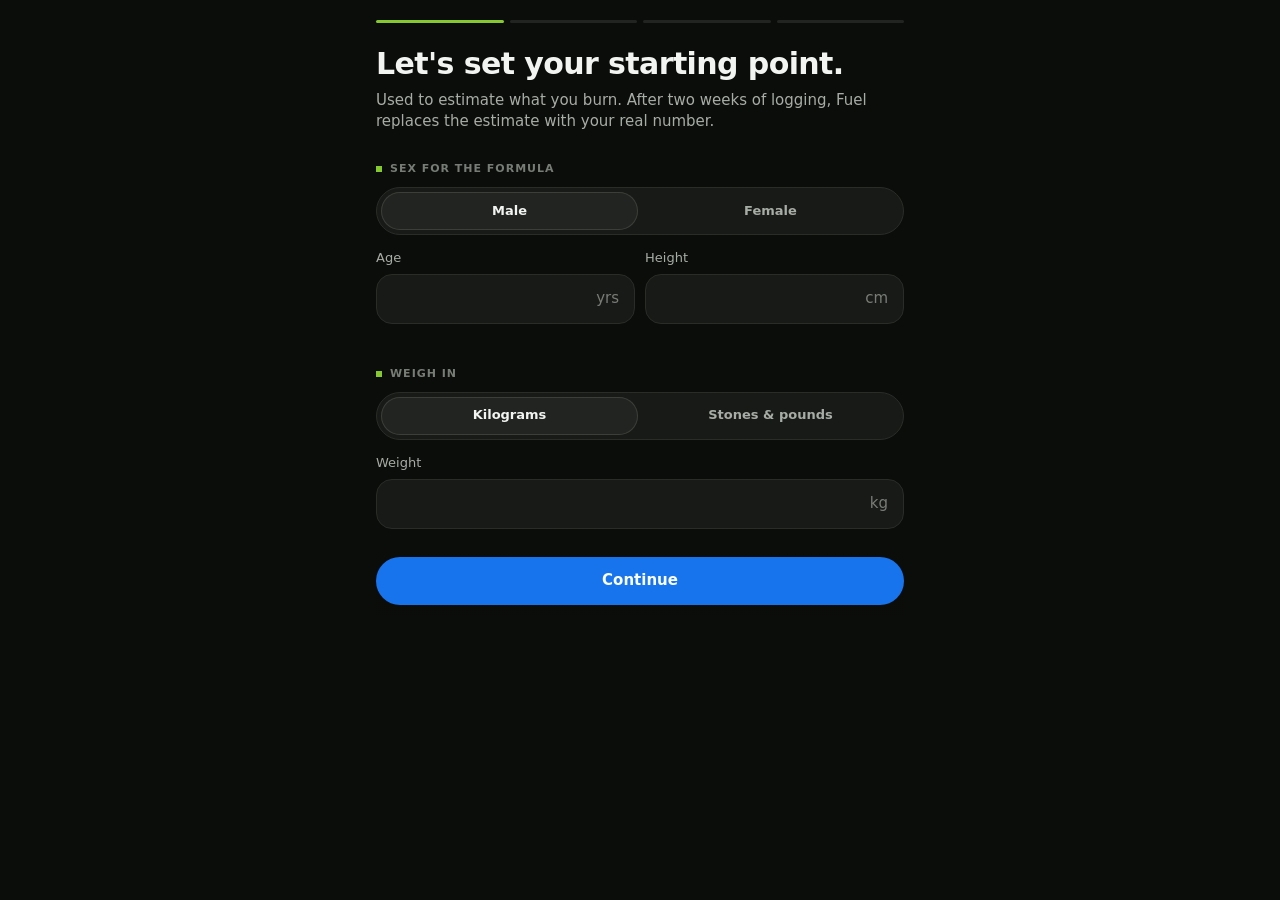
<file: index.html>
<!doctype html>
<html lang="en-GB">
<head>
  <meta charset="utf-8">
  <meta name="viewport" content="width=device-width, initial-scale=1, viewport-fit=cover">
  <!-- Only load code from this site and the pinned barcode library; only talk to Open Food Facts. -->
  <meta http-equiv="Content-Security-Policy" content="default-src 'self'; script-src 'self' https://cdn.jsdelivr.net 'wasm-unsafe-eval'; connect-src 'self' https://world.openfoodfacts.org https://search.openfoodfacts.org https://cdn.jsdelivr.net https://fastly.jsdelivr.net https://fonts.googleapis.com https://fonts.gstatic.com; style-src 'self' 'unsafe-inline' https://fonts.googleapis.com; font-src https://fonts.gstatic.com; img-src 'self' data:; media-src 'self' blob:; worker-src 'self'; object-src 'none'; base-uri 'none'; form-action 'none'">
  <meta name="referrer" content="no-referrer">
  <title>Fuel</title>
  <meta name="description" content="Calorie, protein and weight-trend tracker. Free, offline, no ads.">
  <meta name="theme-color" content="#0d0f0b">
  <meta name="apple-mobile-web-app-capable" content="yes">
  <meta name="mobile-web-app-capable" content="yes">
  <meta name="apple-mobile-web-app-status-bar-style" content="black-translucent">
  <meta name="apple-mobile-web-app-title" content="Fuel">
  <link rel="manifest" href="manifest.webmanifest">
  <link rel="icon" href="icons/icon-192.png" type="image/png">
  <link rel="apple-touch-icon" href="icons/apple-touch-icon.png">
  <link rel="preconnect" href="https://fonts.googleapis.com">
  <link rel="preconnect" href="https://fonts.gstatic.com" crossorigin>
  <link rel="stylesheet" href="https://fonts.googleapis.com/css2?family=Barlow+Semi+Condensed:wght@500;600;700&family=Inter:wght@400;500;600;700&display=swap">
  <link rel="stylesheet" href="css/app.css">
</head>
<body>
  <div id="app"><main class="view no-tabs"><p class="muted">Loading…</p></main></div>
  <noscript>Fuel needs JavaScript turned on.</noscript>
  <script type="module" src="js/app.js"></script>
</body>
</html>
</file>
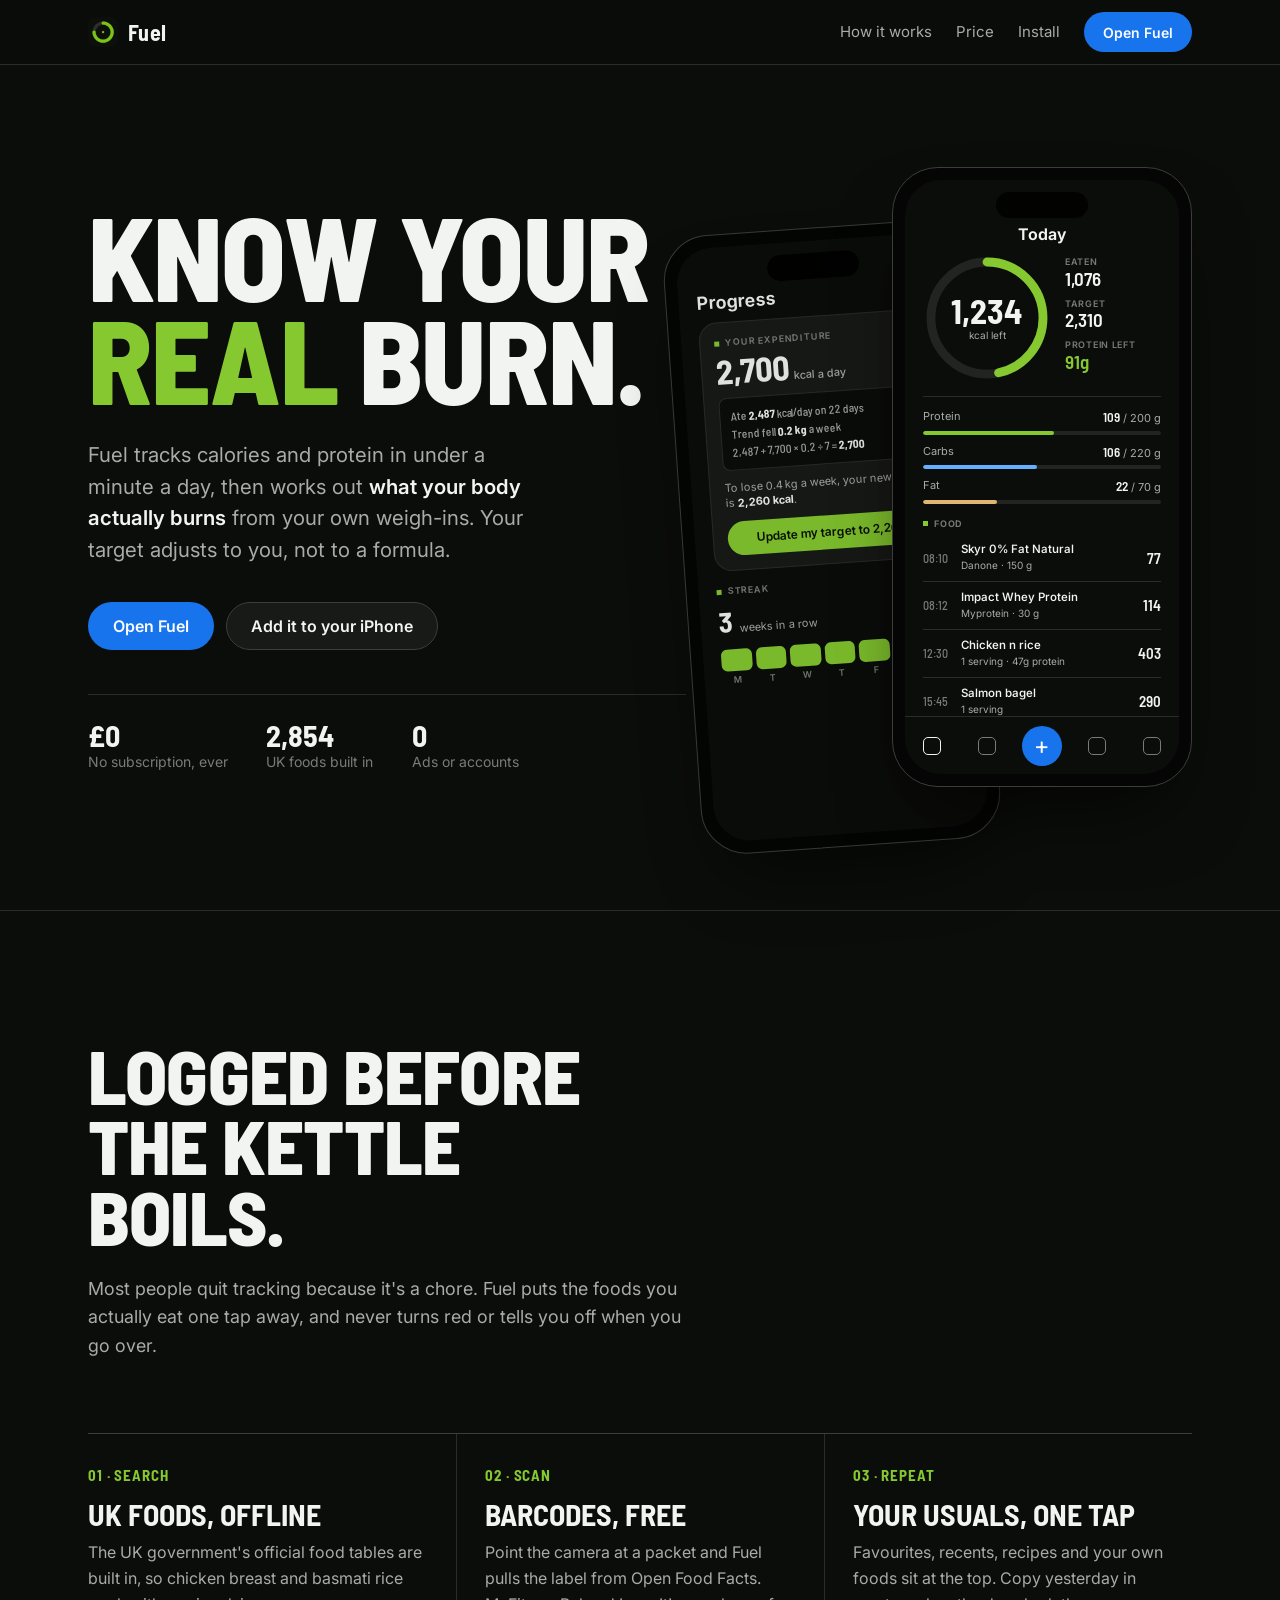
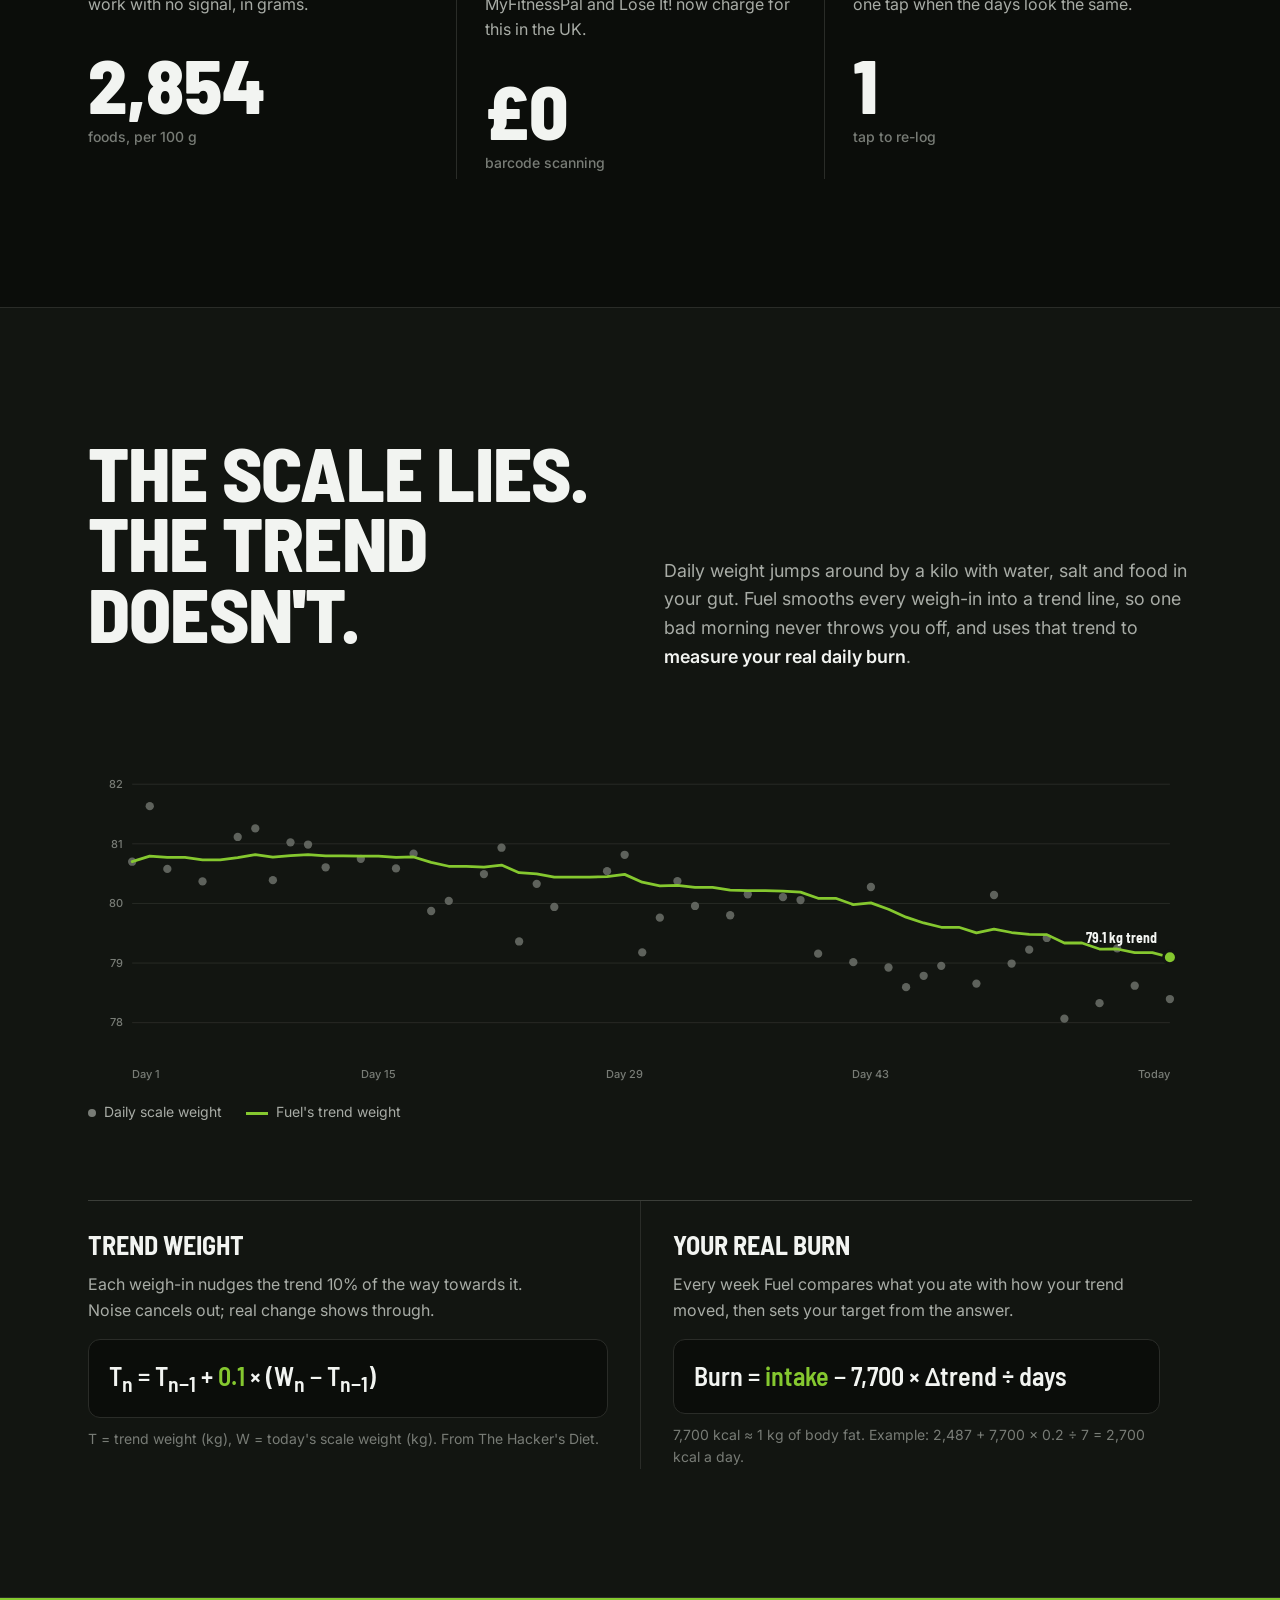
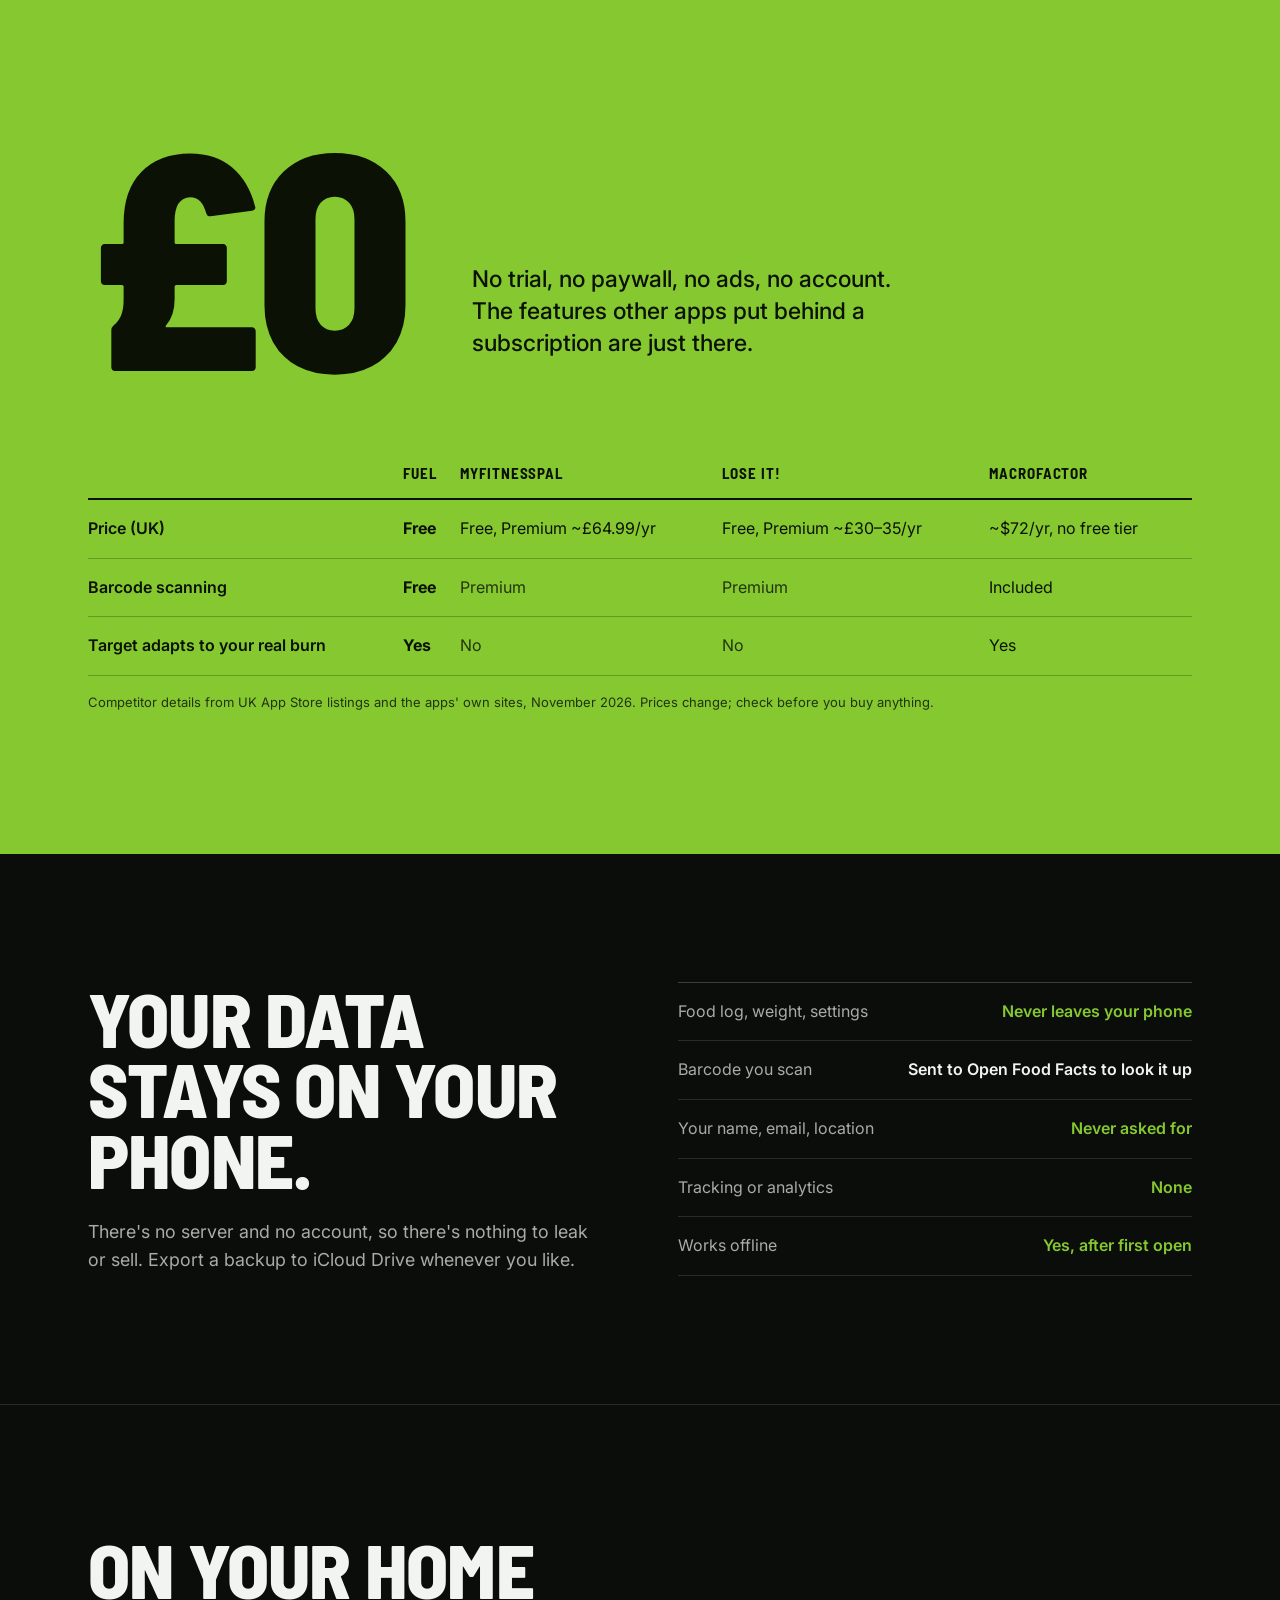
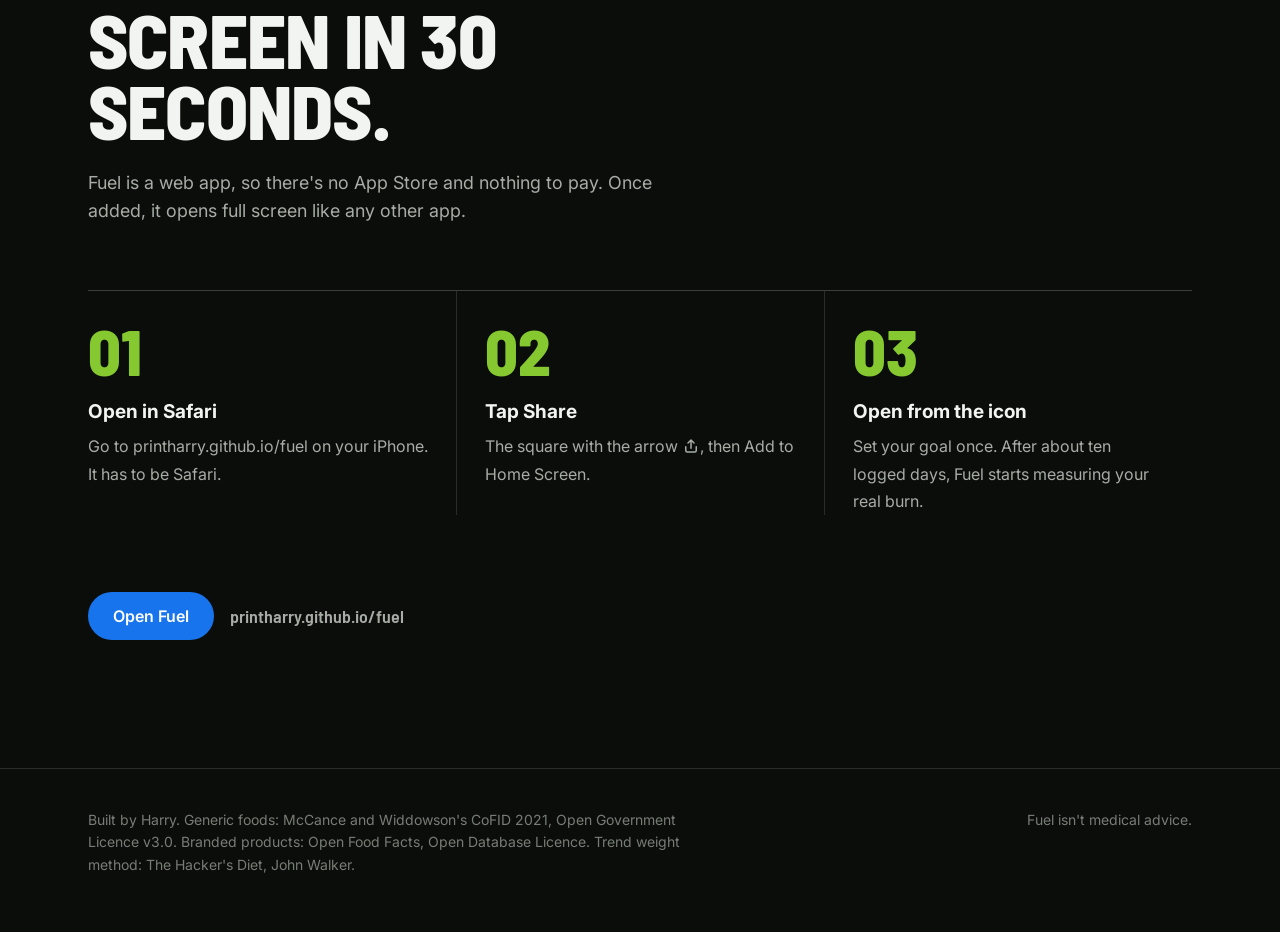
<file: landing/index.html>
<!doctype html>
<html lang="en-GB">
<head>
  <meta charset="utf-8">
  <meta name="viewport" content="width=device-width, initial-scale=1, viewport-fit=cover">
  <title>Fuel · Calorie tracking that learns your burn</title>
  <meta name="description" content="Free calorie, protein and weight-trend tracker for iPhone. Learns what you actually burn from your own weigh-ins. No ads, no account, works offline.">
  <meta name="theme-color" content="#0d0f0b">
  <meta name="referrer" content="no-referrer">
  <link rel="icon" href="../icons/icon-192.png" type="image/png">
  <link rel="preconnect" href="https://fonts.googleapis.com">
  <link rel="preconnect" href="https://fonts.gstatic.com" crossorigin>
  <link rel="stylesheet" href="https://fonts.googleapis.com/css2?family=Barlow+Semi+Condensed:wght@500;600;700;800&family=Inter:wght@400;500;600;700&display=swap">
  <style>
    /* Same identity as the app: NVIDIA-style data, Meta-style interaction. */
    :root {
      color-scheme: dark;
      --bg: oklch(0.155 0.006 135);
      --bg-raised: oklch(0.19 0.007 135);
      --surface: oklch(0.215 0.008 135);
      --surface-2: oklch(0.255 0.009 135);
      --line: oklch(0.29 0.008 135);
      --line-strong: oklch(0.36 0.01 135);
      --text: oklch(0.965 0.004 135);
      --muted: oklch(0.74 0.01 135);
      --faint: oklch(0.58 0.01 135);
      --green: oklch(0.76 0.19 131);
      --green-deep: oklch(0.7 0.18 131);
      --on-green: oklch(0.17 0.03 131);
      --on-green-muted: oklch(0.3 0.06 131);
      --blue: oklch(0.58 0.2 258);
      --blue-press: oklch(0.52 0.2 258);
      --blue-text: oklch(0.74 0.14 252);
      --sand: oklch(0.8 0.1 78);
      --font: 'Inter', -apple-system, BlinkMacSystemFont, 'Segoe UI', system-ui, sans-serif;
      --num: 'Barlow Semi Condensed', 'Inter', system-ui, sans-serif;
      --ease: cubic-bezier(0.22, 1, 0.36, 1);
      --gutter: clamp(16px, 4vw, 48px);
      --max: 1200px;
    }
    * { box-sizing: border-box; }
    html { scroll-behavior: smooth; }
    body { margin: 0; background: var(--bg); color: var(--text); font: 400 17px/1.6 var(--font); -webkit-font-smoothing: antialiased; overflow-x: hidden; }
    a { color: inherit; }
    img, svg { display: block; }
    .wrap { max-width: var(--max); margin: 0 auto; padding: 0 var(--gutter); }
    .num { font-family: var(--num); font-variant-numeric: tabular-nums; }

    /* ---------- Nav ---------- */
    nav { position: sticky; top: 0; z-index: 10; background: oklch(0.155 0.006 135 / 0.92); border-bottom: 1px solid var(--line); }
    nav .wrap { display: flex; align-items: center; gap: 12px; height: 64px; }
    .brand { display: flex; align-items: center; gap: 10px; font: 700 22px var(--num); letter-spacing: 0.02em; text-decoration: none; }
    .brand img { width: 30px; height: 30px; border-radius: 8px; }
    nav .links { margin-left: auto; display: flex; gap: 24px; align-items: center; font-size: 15px; color: var(--muted); }
    nav .links a { text-decoration: none; }
    nav .links a:hover { color: var(--text); }
    @media (max-width: 720px) { nav .links a:not(.btn) { display: none; } }

    .btn {
      display: inline-flex; align-items: center; justify-content: center; gap: 8px; min-height: 48px; padding: 0 24px;
      border-radius: 999px; border: 1px solid var(--line-strong); background: var(--surface); color: var(--text);
      font: 600 16px var(--font); text-decoration: none; white-space: nowrap;
      transition: background 160ms var(--ease), transform 120ms var(--ease);
    }
    .btn:hover { background: var(--surface-2); }
    .btn:active { transform: scale(0.98); }
    .btn-primary { background: var(--blue); border-color: transparent; color: oklch(0.99 0.004 258); }
    .btn-primary:hover { background: var(--blue-press); }
    .btn-sm { min-height: 40px; padding: 0 18px; font-size: 14px; }
    .btn svg { width: 18px; height: 18px; }

    /* ---------- Hero ---------- */
    .hero { padding: clamp(48px, 8vw, 112px) 0 clamp(56px, 8vw, 120px); position: relative; }
    .hero .wrap { display: grid; grid-template-columns: minmax(0, 1.15fr) minmax(0, 0.85fr); gap: clamp(32px, 5vw, 72px); align-items: center; }
    .hero h1 {
      font: 800 clamp(56px, 9.2vw, 132px)/0.88 var(--num); letter-spacing: -0.015em; margin: 0 0 28px; text-transform: uppercase;
    }
    .hero h1 .g { color: var(--green); }
    .hero .lede { font-size: clamp(18px, 1.6vw, 21px); line-height: 1.55; color: var(--muted); max-width: 36ch; margin: 0 0 36px; }
    .hero .lede strong { color: var(--text); font-weight: 600; }
    .hero .ctas { display: flex; gap: 12px; flex-wrap: wrap; }
    .hero .facts { display: flex; gap: clamp(20px, 3vw, 40px); margin-top: 44px; padding-top: 22px; border-top: 1px solid var(--line); flex-wrap: wrap; }
    .hero .facts div { font-size: 14px; color: var(--faint); line-height: 1.3; }
    .hero .facts b { display: block; font: 700 30px var(--num); color: var(--text); }
    .reveal { opacity: 0; transform: translateY(14px); animation: rise 700ms var(--ease) forwards; }
    .reveal.d1 { animation-delay: 80ms; } .reveal.d2 { animation-delay: 180ms; } .reveal.d3 { animation-delay: 280ms; } .reveal.d4 { animation-delay: 380ms; }
    @keyframes rise { to { opacity: 1; transform: none; } }

    /* ---------- Phone mock ---------- */
    .phones { position: relative; height: 640px; }
    .phone {
      position: absolute; width: 300px; height: 620px; border-radius: 46px; padding: 12px;
      background: oklch(0.11 0.004 135); border: 1px solid var(--line-strong);
      box-shadow: 0 40px 80px -30px oklch(0 0 0 / 0.7);
    }
    .phone .screen { width: 100%; height: 100%; border-radius: 36px; background: var(--bg); overflow: hidden; padding: 44px 18px 0; position: relative; font-size: 12px; line-height: 1.4; }
    .phone .screen::before { content: ''; position: absolute; top: 12px; left: 50%; transform: translateX(-50%); width: 92px; height: 26px; border-radius: 20px; background: oklch(0.08 0.003 135); }
    .phone-a { right: 0; top: 0; z-index: 2; }
    .phone-b { right: 210px; top: 60px; transform: rotate(-4deg); opacity: 0.92; }
    @media (max-width: 1080px) { .phone-b { display: none; } .phones { height: 640px; display: flex; justify-content: center; } .phone-a { position: relative; } }

    /* Mock app UI */
    .m-day { text-align: center; font: 650 16px var(--font); margin-bottom: 10px; }
    .m-hero { display: grid; grid-template-columns: 128px 1fr; gap: 14px; align-items: center; }
    .m-ring { position: relative; width: 128px; height: 128px; }
    .m-ring svg { width: 100%; height: 100%; transform: rotate(-90deg); }
    .m-ring .c { position: absolute; inset: 0; display: grid; place-content: center; text-align: center; }
    .m-ring .c b { font: 650 34px/0.95 var(--num); }
    .m-ring .c small { color: var(--muted); font-size: 10px; }
    .m-ring .fill { stroke-dasharray: 440; stroke-dashoffset: 440; animation: ring 1400ms 500ms var(--ease) forwards; }
    @keyframes ring { to { stroke-dashoffset: var(--off); } }
    .m-stat span { display: block; font-size: 9px; letter-spacing: 0.08em; text-transform: uppercase; color: var(--faint); font-weight: 600; }
    .m-stat b { font: 600 19px/1.1 var(--num); display: block; margin-bottom: 8px; }
    .m-macros { display: grid; gap: 9px; margin-top: 14px; padding-top: 12px; border-top: 1px solid var(--line); }
    .m-macro { display: grid; grid-template-columns: 1fr auto; gap: 4px; font-size: 11px; color: var(--muted); }
    .m-macro b { color: var(--text); font: 600 13px var(--num); }
    .m-bar { grid-column: 1 / -1; height: 4px; border-radius: 4px; background: var(--surface-2); overflow: hidden; }
    .m-bar i { display: block; height: 100%; border-radius: 4px; }
    .m-label { font-size: 9px; letter-spacing: 0.09em; text-transform: uppercase; color: var(--faint); font-weight: 650; margin: 14px 0 4px; display: flex; gap: 6px; align-items: center; }
    .m-label::before { content: ''; width: 5px; height: 5px; background: var(--green); }
    .m-item { display: flex; gap: 8px; align-items: center; padding: 7px 0; border-bottom: 1px solid var(--line); }
    .m-item .t { font: 500 12px var(--num); color: var(--faint); width: 30px; }
    .m-item .n { flex: 1; min-width: 0; }
    .m-item .n b { display: block; font-weight: 550; font-size: 11.5px; white-space: nowrap; overflow: hidden; text-overflow: ellipsis; }
    .m-item .n span { font-size: 10px; color: var(--muted); }
    .m-item .k { font: 600 15px var(--num); }
    .m-tabs { position: absolute; left: 0; right: 0; bottom: 0; height: 58px; border-top: 1px solid var(--line); background: var(--bg); display: grid; grid-template-columns: repeat(5, 1fr); align-items: center; justify-items: center; }
    .m-tabs i { width: 18px; height: 18px; border-radius: 5px; border: 1.5px solid var(--faint); }
    .m-tabs i.on { border-color: var(--text); }
    .m-tabs .add { width: 40px; height: 40px; border-radius: 999px; background: var(--blue); display: grid; place-items: center; color: white; font: 400 24px/1 var(--font); border: 0; }
    .m-panel { background: var(--surface); border: 1px solid var(--line); border-radius: 18px; padding: 14px; }
    .m-big { font: 650 34px/1 var(--num); }
    .m-big small { font: 500 11px var(--font); color: var(--muted); margin-left: 4px; }
    .m-calc { font: 500 11.5px/1.6 var(--num); color: var(--muted); background: var(--bg); border: 1px solid var(--line); border-radius: 8px; padding: 8px 10px; margin: 10px 0; }
    .m-calc b { color: var(--text); }
    .m-go { background: var(--green); color: var(--on-green); border-radius: 999px; text-align: center; font-weight: 600; padding: 9px; font-size: 12px; }
    .m-week { display: grid; grid-template-columns: repeat(7, 1fr); gap: 4px; margin-top: 8px; text-align: center; font-size: 9px; color: var(--faint); font-weight: 600; }
    .m-week i { display: block; height: 22px; border-radius: 6px; background: var(--green); margin-bottom: 3px; }
    .m-week .off i { background: var(--surface-2); }

    /* ---------- Sections ---------- */
    section { padding: clamp(72px, 10vw, 144px) 0; }
    h2 { font: 800 clamp(40px, 6vw, 80px)/0.92 var(--num); letter-spacing: -0.01em; text-transform: uppercase; margin: 0 0 24px; max-width: 14ch; }
    .sub { font-size: clamp(17px, 1.4vw, 19px); color: var(--muted); max-width: 54ch; margin: 0; }
    .sub strong { color: var(--text); font-weight: 600; }

    /* Logging: numbered rail, not cards */
    .log { border-top: 1px solid var(--line); }
    .rail { display: grid; grid-template-columns: repeat(3, 1fr); margin-top: clamp(40px, 6vw, 72px); border-top: 1px solid var(--line-strong); }
    .rail > div { padding: 28px 28px 8px 0; position: relative; }
    .rail > div + div { padding-left: 28px; border-left: 1px solid var(--line); }
    .rail .n { font: 700 15px var(--num); color: var(--green); letter-spacing: 0.06em; }
    .rail h3 { font: 700 30px/1.05 var(--num); margin: 10px 0 10px; text-transform: uppercase; }
    .rail p { color: var(--muted); margin: 0; font-size: 16px; max-width: 34ch; }
    .rail .figure { font: 800 clamp(56px, 6vw, 84px)/1 var(--num); margin-top: 28px; color: var(--text); }
    .rail .figure small { font: 500 14px var(--font); color: var(--faint); display: block; margin-top: 6px; }
    @media (max-width: 860px) { .rail { grid-template-columns: 1fr; } .rail > div + div { padding-left: 0; border-left: 0; border-top: 1px solid var(--line); } }

    /* Maths: the trend chart is the image */
    .maths { background: var(--bg-raised); border-top: 1px solid var(--line); border-bottom: 1px solid var(--line); }
    .maths .head { display: grid; grid-template-columns: 1fr 1fr; gap: 48px; align-items: end; }
    @media (max-width: 860px) { .maths .head { grid-template-columns: 1fr; gap: 0; } }
    .chart-box { margin-top: clamp(40px, 5vw, 64px); position: relative; }
    .chart-box svg { width: 100%; height: auto; overflow: visible; }
    .chart-box .grid { stroke: var(--line); }
    .chart-box .ax { fill: var(--faint); font: 500 12px var(--font); }
    .chart-box .dot { fill: var(--faint); opacity: 0.75; }
    .chart-box .trend { fill: none; stroke: var(--green); stroke-width: 3; stroke-linecap: round; stroke-linejoin: round; }
    .chart-box .tag { fill: var(--text); font: 700 15px var(--num); }
    .chart-legend { display: flex; gap: 24px; color: var(--muted); font-size: 14px; margin-top: 16px; flex-wrap: wrap; }
    .chart-legend i { display: inline-block; vertical-align: middle; margin-right: 8px; }
    .eqs { display: grid; grid-template-columns: 1fr 1fr; gap: 0; margin-top: clamp(48px, 6vw, 80px); border-top: 1px solid var(--line-strong); }
    .eqs > div { padding: 28px 32px 0 0; }
    .eqs > div + div { padding-left: 32px; border-left: 1px solid var(--line); }
    @media (max-width: 860px) { .eqs { grid-template-columns: 1fr; } .eqs > div + div { padding-left: 0; border-left: 0; border-top: 1px solid var(--line); margin-top: 28px; } }
    .eqs h3 { font: 700 26px var(--num); text-transform: uppercase; margin: 0 0 12px; }
    .eqs p { color: var(--muted); font-size: 16px; margin: 0 0 16px; max-width: 46ch; }
    .eq { font: 600 clamp(20px, 2.2vw, 26px)/1.4 var(--num); padding: 18px 20px; background: var(--bg); border: 1px solid var(--line); border-radius: 12px; overflow-x: auto; white-space: nowrap; }
    .eq .g { color: var(--green); }
    .eq-note { font-size: 14px; color: var(--faint); margin-top: 10px; }

    /* Price: drenched green */
    .price { background: var(--green); color: var(--on-green); }
    .price h2 { max-width: none; font-size: clamp(120px, 24vw, 340px); line-height: 0.8; margin: 0; letter-spacing: -0.03em; }
    .price .top { display: grid; grid-template-columns: auto 1fr; gap: clamp(24px, 5vw, 72px); align-items: end; }
    .price .top p { font-size: clamp(19px, 1.8vw, 24px); line-height: 1.4; font-weight: 500; max-width: 30ch; margin: 0 0 12px; }
    @media (max-width: 860px) { .price .top { grid-template-columns: 1fr; } }
    table.vs { width: 100%; border-collapse: collapse; margin-top: clamp(48px, 6vw, 80px); font-size: 16px; }
    table.vs th, table.vs td { text-align: left; padding: 16px 12px 16px 0; border-bottom: 1px solid oklch(0.17 0.03 131 / 0.25); vertical-align: top; }
    table.vs thead th { font: 700 15px var(--num); text-transform: uppercase; letter-spacing: 0.06em; border-bottom: 2px solid var(--on-green); }
    table.vs td:first-child { font-weight: 600; }
    table.vs .fuel { font-weight: 700; }
    table.vs .no { color: var(--on-green-muted); }
    .vs-wrap { overflow-x: auto; margin: 0 calc(-1 * var(--gutter)); padding: 0 var(--gutter); }
    @media (max-width: 720px) { table.vs { min-width: 620px; font-size: 15px; } }
    .vs-note { font-size: 13px; color: var(--on-green-muted); margin-top: 16px; }

    /* Privacy */
    .privacy .wrap { display: grid; grid-template-columns: 1fr 1fr; gap: clamp(32px, 6vw, 96px); align-items: start; }
    @media (max-width: 860px) { .privacy .wrap { grid-template-columns: 1fr; } }
    .ledger { border-top: 1px solid var(--line-strong); }
    .ledger div { display: grid; grid-template-columns: 1fr auto; gap: 16px; padding: 16px 0; border-bottom: 1px solid var(--line); font-size: 16px; }
    .ledger span { color: var(--muted); }
    .ledger b { font-weight: 600; text-align: right; }
    .ledger b.g { color: var(--green); }

    /* Install */
    .install { border-top: 1px solid var(--line); }
    .steps { counter-reset: s; list-style: none; padding: 0; margin: clamp(40px, 5vw, 64px) 0 0; display: grid; grid-template-columns: repeat(3, 1fr); gap: 0; border-top: 1px solid var(--line-strong); }
    .steps li { counter-increment: s; padding: 28px 28px 0 0; }
    .steps li + li { padding-left: 28px; border-left: 1px solid var(--line); }
    .steps li::before { content: counter(s, decimal-leading-zero); display: block; font: 800 64px/1 var(--num); color: var(--green); margin-bottom: 14px; }
    .steps b { display: block; font-size: 19px; margin-bottom: 6px; }
    .steps span { color: var(--muted); font-size: 16px; }
    .steps svg { display: inline; width: 18px; height: 18px; vertical-align: -3px; }
    @media (max-width: 860px) { .steps { grid-template-columns: 1fr; } .steps li + li { padding-left: 0; border-left: 0; border-top: 1px solid var(--line); margin-top: 24px; } }
    .final { margin-top: clamp(48px, 6vw, 80px); display: flex; gap: 16px; align-items: center; flex-wrap: wrap; }
    .final .url { font: 600 18px var(--num); color: var(--muted); }

    footer { border-top: 1px solid var(--line); padding: 40px 0 56px; color: var(--faint); font-size: 14px; }
    footer .wrap { display: flex; gap: 24px; justify-content: space-between; flex-wrap: wrap; }
    footer p { margin: 0; max-width: 70ch; }

    @media (max-width: 1080px) { .hero .wrap { grid-template-columns: 1fr; } }
    @media (prefers-reduced-motion: reduce) {
      html { scroll-behavior: auto; }
      .reveal { animation: none; opacity: 1; transform: none; }
      .m-ring .fill { animation: none; stroke-dashoffset: var(--off); }
      .chart-box .trend { transition: none !important; }
    }
  </style>
</head>
<body>

<nav>
  <div class="wrap">
    <a class="brand" href="#top"><img src="../icons/icon-192.png" alt="">Fuel</a>
    <div class="links">
      <a href="#how">How it works</a>
      <a href="#price">Price</a>
      <a href="#install">Install</a>
      <a class="btn btn-primary btn-sm" href="../">Open Fuel</a>
    </div>
  </div>
</nav>

<header class="hero" id="top">
  <div class="wrap">
    <div>
      <h1 class="reveal">Know your <span class="g">real</span> burn.</h1>
      <p class="lede reveal d1">Fuel tracks calories and protein in under a minute a day, then works out <strong>what your body actually burns</strong> from your own weigh-ins. Your target adjusts to you, not to a formula.</p>
      <div class="ctas reveal d2">
        <a class="btn btn-primary" href="../">Open Fuel</a>
        <a class="btn" href="#install">Add it to your iPhone</a>
      </div>
      <div class="facts reveal d3">
        <div><b>£0</b>No subscription, ever</div>
        <div><b>2,854</b>UK foods built in</div>
        <div><b>0</b>Ads or accounts</div>
      </div>
    </div>

    <div class="phones reveal d4" aria-label="Fuel on iPhone: today's calories and the weekly check-in">
      <!-- Weekly check-in screen -->
      <div class="phone phone-b" aria-hidden="true"><div class="screen">
        <div class="m-day" style="text-align:left;font-size:18px">Progress</div>
        <div class="m-panel">
          <div class="m-label" style="margin-top:0">Your expenditure</div>
          <div class="m-big">2,700<small>kcal a day</small></div>
          <div class="m-calc">Ate <b>2,487</b> kcal/day on 22 days<br>Trend fell <b>0.2 kg</b> a week<br>2,487 + 7,700 × 0.2 ÷ 7 = <b>2,700</b></div>
          <div style="color:var(--muted);font-size:11px;margin-bottom:10px">To lose 0.4 kg a week, your new target is <b style="color:var(--text)">2,260 kcal</b>.</div>
          <div class="m-go">Update my target to 2,260</div>
        </div>
        <div class="m-label">Streak</div>
        <div style="display:flex;align-items:baseline;gap:6px"><b class="num" style="font-size:28px">3</b><span style="color:var(--muted);font-size:11px">weeks in a row</span></div>
        <div class="m-week"><div><i></i>M</div><div><i></i>T</div><div><i></i>W</div><div><i></i>T</div><div><i></i>F</div><div><i></i>S</div><div class="off"><i></i>S</div></div>
      </div></div>

      <!-- Today screen -->
      <div class="phone phone-a"><div class="screen">
        <div class="m-day">Today</div>
        <div class="m-hero">
          <div class="m-ring">
            <svg viewBox="0 0 160 160"><circle cx="80" cy="80" r="70" fill="none" stroke="oklch(0.255 0.009 135)" stroke-width="11"/>
              <circle class="fill" cx="80" cy="80" r="70" fill="none" stroke="oklch(0.76 0.19 131)" stroke-width="11" stroke-linecap="round" style="--off:235"/></svg>
            <div class="c"><b>1,234</b><small>kcal left</small></div>
          </div>
          <div>
            <div class="m-stat"><span>Eaten</span><b>1,076</b></div>
            <div class="m-stat"><span>Target</span><b>2,310</b></div>
            <div class="m-stat"><span>Protein left</span><b style="color:var(--green)">91g</b></div>
          </div>
        </div>
        <div class="m-macros">
          <div class="m-macro"><span>Protein</span><span><b>109</b> / 200 g</span><div class="m-bar"><i style="width:55%;background:var(--green)"></i></div></div>
          <div class="m-macro"><span>Carbs</span><span><b>106</b> / 220 g</span><div class="m-bar"><i style="width:48%;background:var(--blue-text)"></i></div></div>
          <div class="m-macro"><span>Fat</span><span><b>22</b> / 70 g</span><div class="m-bar"><i style="width:31%;background:var(--sand)"></i></div></div>
        </div>
        <div class="m-label">Food</div>
        <div class="m-item"><span class="t">08:10</span><span class="n"><b>Skyr 0% Fat Natural</b><span>Danone · 150 g</span></span><span class="k">77</span></div>
        <div class="m-item"><span class="t">08:12</span><span class="n"><b>Impact Whey Protein</b><span>Myprotein · 30 g</span></span><span class="k">114</span></div>
        <div class="m-item"><span class="t">12:30</span><span class="n"><b>Chicken n rice</b><span>1 serving · 47g protein</span></span><span class="k">403</span></div>
        <div class="m-item"><span class="t">15:45</span><span class="n"><b>Salmon bagel</b><span>1 serving</span></span><span class="k">290</span></div>
        <div class="m-tabs"><i class="on"></i><i></i><span class="add">+</span><i></i><i></i></div>
      </div></div>
    </div>
  </div>
</header>

<section class="log" id="how">
  <div class="wrap">
    <h2>Logged before the kettle boils.</h2>
    <p class="sub">Most people quit tracking because it's a chore. Fuel puts the foods you actually eat one tap away, and never turns red or tells you off when you go over.</p>
    <div class="rail">
      <div>
        <span class="n">01 · SEARCH</span>
        <h3>UK foods, offline</h3>
        <p>The UK government's official food tables are built in, so chicken breast and basmati rice work with no signal, in grams.</p>
        <div class="figure num">2,854<small>foods, per 100 g</small></div>
      </div>
      <div>
        <span class="n">02 · SCAN</span>
        <h3>Barcodes, free</h3>
        <p>Point the camera at a packet and Fuel pulls the label from Open Food Facts. MyFitnessPal and Lose It! now charge for this in the UK.</p>
        <div class="figure num">£0<small>barcode scanning</small></div>
      </div>
      <div>
        <span class="n">03 · REPEAT</span>
        <h3>Your usuals, one tap</h3>
        <p>Favourites, recents, recipes and your own foods sit at the top. Copy yesterday in one tap when the days look the same.</p>
        <div class="figure num">1<small>tap to re-log</small></div>
      </div>
    </div>
  </div>
</section>

<section class="maths">
  <div class="wrap">
    <div class="head">
      <h2>The scale lies. The trend doesn't.</h2>
      <p class="sub">Daily weight jumps around by a kilo with water, salt and food in your gut. Fuel smooths every weigh-in into a trend line, so one bad morning never throws you off, and uses that trend to <strong>measure your real daily burn</strong>.</p>
    </div>
    <div class="chart-box" id="chart" role="img" aria-label="Sixty days of daily weigh-ins scattered around a smooth trend line falling from about 81 to 78.5 kilograms"></div>
    <div class="chart-legend">
      <span><i style="width:8px;height:8px;border-radius:50%;background:var(--faint)"></i>Daily scale weight</span>
      <span><i style="width:22px;border-top:3px solid var(--green)"></i>Fuel's trend weight</span>
    </div>
    <div class="eqs">
      <div>
        <h3>Trend weight</h3>
        <p>Each weigh-in nudges the trend 10% of the way towards it. Noise cancels out; real change shows through.</p>
        <div class="eq">T<sub>n</sub> = T<sub>n−1</sub> + <span class="g">0.1</span> × (W<sub>n</sub> − T<sub>n−1</sub>)</div>
        <div class="eq-note">T = trend weight (kg), W = today's scale weight (kg). From The Hacker's Diet.</div>
      </div>
      <div>
        <h3>Your real burn</h3>
        <p>Every week Fuel compares what you ate with how your trend moved, then sets your target from the answer.</p>
        <div class="eq">Burn = <span class="g">intake</span> − 7,700 × Δtrend ÷ days</div>
        <div class="eq-note">7,700 kcal ≈ 1 kg of body fat. Example: 2,487 + 7,700 × 0.2 ÷ 7 = 2,700 kcal a day.</div>
      </div>
    </div>
  </div>
</section>

<section class="price" id="price">
  <div class="wrap">
    <div class="top">
      <h2 class="num">£0</h2>
      <p>No trial, no paywall, no ads, no account. The features other apps put behind a subscription are just there.</p>
    </div>
    <div class="vs-wrap">
      <table class="vs">
        <thead><tr><th></th><th>Fuel</th><th>MyFitnessPal</th><th>Lose It!</th><th>MacroFactor</th></tr></thead>
        <tbody>
          <tr><td>Price (UK)</td><td class="fuel">Free</td><td>Free, Premium ~£64.99/yr</td><td>Free, Premium ~£30–35/yr</td><td>~$72/yr, no free tier</td></tr>
          <tr><td>Barcode scanning</td><td class="fuel">Free</td><td class="no">Premium</td><td class="no">Premium</td><td>Included</td></tr>
          <tr><td>Target adapts to your real burn</td><td class="fuel">Yes</td><td class="no">No</td><td class="no">No</td><td>Yes</td></tr>
        </tbody>
      </table>
    </div>
    <p class="vs-note">Competitor details from UK App Store listings and the apps' own sites, November 2026. Prices change; check before you buy anything.</p>
  </div>
</section>

<section class="privacy">
  <div class="wrap">
    <div>
      <h2>Your data stays on your phone.</h2>
      <p class="sub">There's no server and no account, so there's nothing to leak or sell. Export a backup to iCloud Drive whenever you like.</p>
    </div>
    <div class="ledger" aria-label="What leaves your phone">
      <div><span>Food log, weight, settings</span><b class="g">Never leaves your phone</b></div>
      <div><span>Barcode you scan</span><b>Sent to Open Food Facts to look it up</b></div>
      <div><span>Your name, email, location</span><b class="g">Never asked for</b></div>
      <div><span>Tracking or analytics</span><b class="g">None</b></div>
      <div><span>Works offline</span><b class="g">Yes, after first open</b></div>
    </div>
  </div>
</section>

<section class="install" id="install">
  <div class="wrap">
    <h2>On your home screen in 30 seconds.</h2>
    <p class="sub">Fuel is a web app, so there's no App Store and nothing to pay. Once added, it opens full screen like any other app.</p>
    <ol class="steps">
      <li><b>Open in Safari</b><span>Go to printharry.github.io/fuel on your iPhone. It has to be Safari.</span></li>
      <li><b>Tap Share</b><span>The square with the arrow <svg viewBox="0 0 24 24" fill="none" stroke="currentColor" stroke-width="2" stroke-linecap="round" stroke-linejoin="round"><path d="M12 15V4M8 8l4-4 4 4"/><path d="M5 13v5a2 2 0 0 0 2 2h10a2 2 0 0 0 2-2v-5"/></svg>, then Add to Home Screen.</span></li>
      <li><b>Open from the icon</b><span>Set your goal once. After about ten logged days, Fuel starts measuring your real burn.</span></li>
    </ol>
    <div class="final">
      <a class="btn btn-primary" href="../">Open Fuel</a>
      <span class="url">printharry.github.io/fuel</span>
    </div>
  </div>
</section>

<footer>
  <div class="wrap">
    <p>Built by Harry. Generic foods: McCance and Widdowson's CoFID 2021, Open Government Licence v3.0. Branded products: Open Food Facts, Open Database Licence. Trend weight method: The Hacker's Diet, John Walker.</p>
    <p>Fuel isn't medical advice.</p>
  </div>
</footer>

<script>
// Trend chart: 60 days of illustrative weigh-ins, smoothed the same way the app does it.
(function () {
  const host = document.getElementById('chart');
  const N = 60;
  let seed = 7;
  const rand = () => (seed = (seed * 16807) % 2147483647) / 2147483647;
  const days = [];
  let trend = null;
  for (let i = 0; i < N; i++) {
    if (i % 7 === 5 || i % 11 === 3) { days.push({ w: null, t: trend }); continue; } // missed weigh-ins
    const real = 81.0 - i * 0.042;
    const w = real + (rand() - 0.5) * 1.6 + (i % 7 === 0 ? 0.5 : 0); // Monday water bump
    trend = trend == null ? w : trend + 0.1 * (w - trend);
    days.push({ w, t: trend });
  }
  const W = 1200, H = 380, pad = { l: 48, r: 24, t: 20, b: 36 };
  const lo = 77.5, hi = 82.5;
  const x = i => pad.l + (i * (W - pad.l - pad.r)) / (N - 1);
  const y = v => pad.t + (1 - (v - lo) / (hi - lo)) * (H - pad.t - pad.b);
  let s = `<svg viewBox="0 0 ${W} ${H}" preserveAspectRatio="xMidYMid meet">`;
  for (let v = 78; v <= 82; v++) s += `<line class="grid" x1="${pad.l}" x2="${W - pad.r}" y1="${y(v)}" y2="${y(v)}"/><text class="ax" x="${pad.l - 10}" y="${y(v) + 4}" text-anchor="end">${v}</text>`;
  [0, 14, 28, 42, 59].forEach(i => { s += `<text class="ax" x="${x(i)}" y="${H - 8}" text-anchor="${i === 0 ? 'start' : i === 59 ? 'end' : 'middle'}">${i === 59 ? 'Today' : 'Day ' + (i + 1)}</text>`; });
  days.forEach((d, i) => { if (d.w != null) s += `<circle class="dot" cx="${x(i)}" cy="${y(d.w)}" r="4.5"/>`; });
  const pts = days.map((d, i) => (d.t == null ? null : `${x(i).toFixed(1)},${y(d.t).toFixed(1)}`)).filter(Boolean);
  s += `<polyline class="trend" points="${pts.join(' ')}"/>`;
  const last = days[N - 1].t;
  s += `<circle cx="${x(N - 1)}" cy="${y(last)}" r="7" fill="oklch(0.76 0.19 131)" stroke="oklch(0.19 0.007 135)" stroke-width="3"/>`;
  s += `<text class="tag" x="${x(N - 1) - 14}" y="${y(last) - 16}" text-anchor="end">${last.toFixed(1)} kg trend</text>`;
  s += '</svg>';
  host.innerHTML = s;

  // Draw the trend line when the chart scrolls into view.
  const line = host.querySelector('.trend');
  const len = line.getTotalLength();
  if (matchMedia('(prefers-reduced-motion: reduce)').matches || !('IntersectionObserver' in window)) return;
  line.style.strokeDasharray = len;
  line.style.strokeDashoffset = len;
  new IntersectionObserver((entries, obs) => {
    if (!entries[0].isIntersecting) return;
    line.style.transition = 'stroke-dashoffset 1800ms cubic-bezier(0.22, 1, 0.36, 1)';
    line.style.strokeDashoffset = 0;
    obs.disconnect();
  }, { threshold: 0.35 }).observe(host);
})();
</script>
</body>
</html>
</file>
<file: css/app.css>
/* Fuel design system
   Scene: Harry logging a meal one-handed in the kitchen or gym changing room, often evening, 10-second glances.
   Data language from NVIDIA (near-black, flat, hairlines, condensed numerals, green = on track).
   Interaction language from Meta (pill controls, soft panels, blue = action). */

:root {
  color-scheme: dark;
  --bg: oklch(0.155 0.006 135);
  --bg-raised: oklch(0.19 0.007 135);
  --surface: oklch(0.215 0.008 135);
  --surface-2: oklch(0.255 0.009 135);
  --line: oklch(0.29 0.008 135);
  --line-strong: oklch(0.36 0.01 135);
  --text: oklch(0.965 0.004 135);
  --muted: oklch(0.74 0.01 135);
  --faint: oklch(0.58 0.01 135);

  --green: oklch(0.76 0.19 131);
  --green-dim: oklch(0.76 0.19 131 / 0.16);
  --on-green: oklch(0.17 0.03 131);
  --blue: oklch(0.58 0.2 258);
  --blue-press: oklch(0.52 0.2 258);
  --blue-text: oklch(0.74 0.14 252);
  --blue-dim: oklch(0.58 0.2 258 / 0.18);
  --sand: oklch(0.8 0.1 78);
  --warn: oklch(0.78 0.14 70);
  --danger: oklch(0.68 0.17 25);

  --protein: var(--green);
  --carbs: var(--blue-text);
  --fat: var(--sand);

  --font: 'Inter', -apple-system, BlinkMacSystemFont, 'Segoe UI', system-ui, sans-serif;
  --num: 'Barlow Semi Condensed', 'Inter', system-ui, sans-serif;

  --r-sm: 10px;
  --r-md: 16px;
  --r-lg: 24px;
  --pill: 999px;
  --ease: cubic-bezier(0.22, 1, 0.36, 1); /* ease-out-quint */
  --safe-t: env(safe-area-inset-top, 0px);
  --safe-b: env(safe-area-inset-bottom, 0px);
  --tabbar: 64px;
}

* { box-sizing: border-box; }
html, body { margin: 0; height: 100%; }
body {
  background: var(--bg);
  color: var(--text);
  font: 400 15px/1.45 var(--font);
  -webkit-font-smoothing: antialiased;
  -webkit-tap-highlight-color: transparent;
  overscroll-behavior-y: none;
  font-feature-settings: 'cv11', 'ss01';
}
button, input, select { font: inherit; color: inherit; }
button { cursor: pointer; }
:focus-visible { outline: 2px solid var(--blue-text); outline-offset: 2px; }
[hidden] { display: none !important; }

/* ---------- Shell ---------- */
#app { min-height: 100%; }
.view {
  padding: calc(var(--safe-t) + 12px) 16px calc(var(--tabbar) + var(--safe-b) + 32px);
  max-width: 560px; margin: 0 auto;
  animation: in 220ms var(--ease);
}
.view.no-tabs { padding-bottom: calc(var(--safe-b) + 32px); }
@keyframes in { from { opacity: 0; transform: translateY(6px); } }

.topbar { display: flex; align-items: center; gap: 8px; min-height: 48px; margin-bottom: 8px; }
.topbar h1 { font-size: 22px; font-weight: 650; letter-spacing: -0.01em; margin: 0; flex: 1; }
.topbar .sub { color: var(--muted); font-size: 13px; }

.tabbar {
  position: fixed; left: 0; right: 0; bottom: 0; z-index: 20;
  padding: 6px 12px calc(var(--safe-b) + 6px);
  background: oklch(0.155 0.006 135 / 0.94);
  border-top: 1px solid var(--line);
  display: grid; grid-template-columns: repeat(5, 1fr); align-items: center;
}
.tab {
  background: none; border: 0; padding: 6px 0; min-height: 48px;
  display: flex; flex-direction: column; align-items: center; gap: 2px;
  color: var(--faint); font-size: 11px; font-weight: 550;
  transition: color 160ms var(--ease);
}
.tab svg { width: 24px; height: 24px; }
.tab[aria-current='page'] { color: var(--text); }
.tab-add { justify-self: center; }
.tab-add span {
  width: 52px; height: 52px; border-radius: var(--pill); display: grid; place-items: center;
  background: var(--blue); color: oklch(0.99 0.004 258);
  transition: transform 160ms var(--ease), background 160ms;
}
.tab-add:active span { transform: scale(0.94); background: var(--blue-press); }
.tab-add svg { width: 26px; height: 26px; }

/* ---------- Type helpers ---------- */
.label {
  font-size: 11px; font-weight: 650; letter-spacing: 0.09em; text-transform: uppercase; color: var(--faint);
  display: flex; align-items: center; gap: 8px; margin: 28px 0 10px;
}
.label::before { content: ''; width: 6px; height: 6px; background: var(--green); flex: none; }
.label .aside { margin-left: auto; letter-spacing: 0; text-transform: none; font-weight: 500; color: var(--muted); font-size: 13px; }
.num { font-family: var(--num); font-variant-numeric: tabular-nums; letter-spacing: 0; }
.muted { color: var(--muted); }
.faint { color: var(--faint); }
.small { font-size: 13px; }
.green { color: var(--green); }
.blue { color: var(--blue-text); }
p { margin: 0 0 10px; }
.prose { color: var(--muted); max-width: 62ch; }
.prose strong { color: var(--text); font-weight: 600; }

/* ---------- Buttons ---------- */
.btn {
  display: inline-flex; align-items: center; justify-content: center; gap: 8px;
  min-height: 48px; padding: 0 22px; border-radius: var(--pill);
  border: 1px solid var(--line-strong); background: var(--surface); color: var(--text);
  font-weight: 600; font-size: 15px; text-decoration: none; white-space: nowrap;
  transition: background 160ms var(--ease), transform 120ms var(--ease), opacity 160ms;
}
.btn:active { transform: scale(0.98); background: var(--surface-2); }
.btn:disabled { opacity: 0.4; pointer-events: none; }
.btn svg { width: 18px; height: 18px; }
.btn-primary { background: var(--blue); border-color: transparent; color: oklch(0.99 0.004 258); }
.btn-primary:active { background: var(--blue-press); }
.btn-go { background: var(--green); border-color: transparent; color: var(--on-green); }
.btn-quiet { background: none; border-color: transparent; color: var(--blue-text); padding: 0 12px; }
.btn-danger { background: none; border-color: oklch(0.68 0.17 25 / 0.5); color: var(--danger); }
.btn-sm { min-height: 36px; padding: 0 14px; font-size: 13px; }
.btn-block { width: 100%; white-space: normal; text-align: center; line-height: 1.25; padding-top: 8px; padding-bottom: 8px; }
.icon-btn {
  width: 44px; height: 44px; border-radius: var(--pill); border: 0; background: none; color: var(--muted);
  display: grid; place-items: center; flex: none;
}
.icon-btn:active { background: var(--surface); }
.icon-btn svg { width: 22px; height: 22px; }
.row-actions { display: flex; gap: 8px; flex-wrap: wrap; }

/* ---------- Segmented control ---------- */
.seg {
  display: flex; padding: 4px; gap: 4px; background: var(--surface); border-radius: var(--pill);
  border: 1px solid var(--line); overflow-x: auto; scrollbar-width: none;
}
.seg::-webkit-scrollbar { display: none; }
.seg button {
  flex: 1; border: 0; background: none; color: var(--muted); border-radius: var(--pill);
  min-height: 38px; padding: 0 14px; font-weight: 600; font-size: 13px; white-space: nowrap;
  transition: background 160ms var(--ease), color 160ms;
}
.seg button[aria-pressed='true'] { background: var(--surface-2); color: var(--text); box-shadow: inset 0 0 0 1px var(--line-strong); }

/* ---------- Forms ---------- */
.field { display: grid; gap: 6px; margin-bottom: 14px; }
.field > span { font-size: 13px; color: var(--muted); font-weight: 500; }
.input, select.input {
  width: 100%; min-height: 50px; padding: 0 16px; border-radius: var(--r-md);
  background: var(--surface); border: 1px solid var(--line); color: var(--text);
  font-size: 17px; /* ≥16px stops iOS zooming on focus */
  transition: border-color 160ms var(--ease), background 160ms;
  appearance: none; -webkit-appearance: none;
}
select.input {
  padding-right: 44px;
  background-image: url("data:image/svg+xml,%3Csvg xmlns='http://www.w3.org/2000/svg' viewBox='0 0 24 24' fill='none' stroke='%23999' stroke-width='2' stroke-linecap='round'%3E%3Cpath d='M7 10l5 5 5-5'/%3E%3C/svg%3E");
  background-repeat: no-repeat; background-position: right 14px center; background-size: 20px;
}
.input:focus { outline: none; border-color: var(--blue-text); background: var(--bg-raised); }
.input::placeholder { color: var(--faint); }
.input-unit { position: relative; }
.input-unit .input { padding-right: 56px; }
.input-unit em { position: absolute; right: 16px; top: 50%; transform: translateY(-50%); font-style: normal; color: var(--faint); font-size: 15px; pointer-events: none; }
.grid-2 { display: grid; grid-template-columns: 1fr 1fr; gap: 10px; }
.grid-3 { display: grid; grid-template-columns: repeat(3, 1fr); gap: 10px; }
.search {
  position: relative;
}
.search svg { position: absolute; left: 16px; top: 50%; transform: translateY(-50%); width: 20px; height: 20px; color: var(--faint); }
.search .input { padding-left: 46px; border-radius: var(--pill); }

/* Choice list (onboarding, settings) */
.choices { display: grid; gap: 8px; }
.choice {
  display: flex; align-items: center; gap: 12px; text-align: left; width: 100%;
  min-height: 60px; padding: 12px 16px; border-radius: var(--r-md);
  background: var(--surface); border: 1px solid var(--line);
  transition: border-color 160ms var(--ease), background 160ms;
}
.choice b { display: block; font-weight: 600; }
.choice small { color: var(--muted); font-size: 13px; }
.choice[aria-pressed='true'] { border-color: var(--green); background: var(--green-dim); }
.choice .tick { margin-left: auto; width: 22px; height: 22px; border-radius: var(--pill); border: 1.5px solid var(--line-strong); flex: none; display: grid; place-items: center; }
.choice[aria-pressed='true'] .tick { background: var(--green); border-color: var(--green); color: var(--on-green); }
.choice .tick svg { width: 14px; height: 14px; }

/* ---------- Today: ring + macros ---------- */
.day-nav { display: flex; align-items: center; justify-content: space-between; margin-bottom: 4px; }
.day-nav h1 { font-size: 22px; margin: 0; font-weight: 650; text-align: center; flex: 1; }
.hero { display: grid; grid-template-columns: 172px 1fr; gap: 20px; align-items: center; margin: 12px 0 8px; }
.ring { position: relative; width: 172px; height: 172px; }
.ring svg { width: 100%; height: 100%; transform: rotate(-90deg); }
.ring .track { stroke: var(--surface-2); }
.ring .fill { stroke: var(--green); transition: stroke-dashoffset 600ms var(--ease); stroke-linecap: round; }
.ring .over { stroke: var(--text); opacity: 0.55; stroke-linecap: round; }
.ring-center { position: absolute; inset: 0; display: grid; place-content: center; text-align: center; }
.ring-center .num { font-size: 50px; font-weight: 650; line-height: 0.95; }
.ring-center small { color: var(--muted); font-size: 12px; margin-top: 4px; }
.hero-side { display: grid; gap: 12px; }
.stat b { display: block; font-family: var(--num); font-size: 24px; font-weight: 600; line-height: 1.05; font-variant-numeric: tabular-nums; }
.stat span { font-size: 12px; color: var(--faint); text-transform: uppercase; letter-spacing: 0.08em; font-weight: 600; }

.macros { display: grid; gap: 14px; margin-top: 20px; padding-top: 18px; border-top: 1px solid var(--line); }
.macro { display: grid; grid-template-columns: 1fr auto; gap: 6px 12px; align-items: baseline; }
.macro .name { font-size: 13px; font-weight: 600; color: var(--muted); display: flex; align-items: center; gap: 8px; }
.macro .name i { width: 8px; height: 8px; border-radius: 2px; flex: none; }
.macro .val { font-size: 14px; color: var(--muted); }
.macro .val b { color: var(--text); font-family: var(--num); font-size: 18px; font-weight: 600; }
.bar-track { grid-column: 1 / -1; height: 6px; border-radius: var(--pill); background: var(--surface-2); overflow: hidden; }
.bar-fill { height: 100%; border-radius: var(--pill); transition: width 500ms var(--ease); }

/* ---------- Lists ---------- */
.list { border-top: 1px solid var(--line); }
.item {
  display: flex; align-items: center; gap: 12px; width: 100%; text-align: left;
  min-height: 60px; padding: 10px 2px; background: none; border: 0; border-bottom: 1px solid var(--line);
  transition: background 120ms;
}
.item:active { background: var(--bg-raised); }
.item .main { flex: 1; min-width: 0; }
.item .title { font-weight: 550; display: block; overflow: hidden; text-overflow: ellipsis; white-space: nowrap; }
.item .meta { font-size: 13px; color: var(--muted); display: block; overflow: hidden; text-overflow: ellipsis; white-space: nowrap; }
.item .kcal { font-family: var(--num); font-size: 20px; font-weight: 600; font-variant-numeric: tabular-nums; text-align: right; }
.item .kcal small { display: block; font-family: var(--font); font-size: 11px; color: var(--faint); font-weight: 500; }
.item .time { font-family: var(--num); color: var(--faint); font-size: 15px; width: 42px; flex: none; font-variant-numeric: tabular-nums; }
.item .chev { color: var(--faint); width: 18px; height: 18px; flex: none; }
.badge {
  display: inline-block; font-size: 10px; font-weight: 700; letter-spacing: 0.08em; text-transform: uppercase;
  padding: 2px 6px; border-radius: 4px; background: var(--surface-2); color: var(--muted); margin-right: 6px; vertical-align: 1px;
}
.badge.off { background: var(--blue-dim); color: var(--blue-text); }
.badge.mine { background: var(--green-dim); color: var(--green); }

.empty {
  padding: 28px 20px; text-align: center; color: var(--muted);
  border: 1px dashed var(--line-strong); border-radius: var(--r-lg);
}
.empty b { color: var(--text); display: block; font-size: 16px; margin-bottom: 4px; }
.empty .row-actions { justify-content: center; margin-top: 16px; }

/* ---------- Panels ---------- */
.panel { background: var(--surface); border: 1px solid var(--line); border-radius: var(--r-lg); padding: 18px; }
.panel + .panel { margin-top: 12px; }
.nudge {
  display: flex; align-items: center; gap: 12px; padding: 14px 16px; border-radius: var(--r-md);
  background: var(--bg-raised); border: 1px solid var(--line); margin-top: 16px; width: 100%; text-align: left;
}
.nudge .main { flex: 1; }
.nudge b { display: block; font-weight: 600; }
.nudge span { font-size: 13px; color: var(--muted); }
.nudge svg { width: 18px; height: 18px; color: var(--faint); }

/* Key figures in a row, separated by hairlines (no boxes) */
.figures { display: grid; grid-template-columns: repeat(3, 1fr); border-top: 1px solid var(--line); border-bottom: 1px solid var(--line); }
.figures > div { padding: 14px 0 12px; }
.figures > div + div { padding-left: 14px; border-left: 1px solid var(--line); }
.figures b { display: block; font-family: var(--num); font-size: 26px; font-weight: 600; line-height: 1.1; font-variant-numeric: tabular-nums; }
.figures span { font-size: 12px; color: var(--faint); }

/* Streak dots */
.week { display: grid; grid-template-columns: repeat(7, 1fr); gap: 6px; margin-top: 12px; }
.week div { text-align: center; font-size: 11px; color: var(--faint); font-weight: 600; }
.week i { display: block; height: 30px; border-radius: 8px; background: var(--surface-2); margin-bottom: 6px; }
.week .on i { background: var(--green); }
.week .future i { background: none; border: 1px dashed var(--line-strong); }
.week .today { color: var(--text); }

/* Check-in */
.checkin .big { font-family: var(--num); font-size: 44px; font-weight: 650; line-height: 1; font-variant-numeric: tabular-nums; }
.checkin .big small { font-family: var(--font); font-size: 15px; color: var(--muted); font-weight: 500; margin-left: 6px; }
.meter { height: 6px; border-radius: var(--pill); background: var(--surface-2); overflow: hidden; margin: 12px 0 6px; }
.meter i { display: block; height: 100%; background: var(--green); border-radius: var(--pill); transition: width 500ms var(--ease); }
.calc {
  font-family: var(--num); font-size: 16px; color: var(--muted); font-variant-numeric: tabular-nums;
  padding: 12px 14px; border-radius: var(--r-sm); background: var(--bg); border: 1px solid var(--line); margin: 12px 0;
  line-height: 1.6;
}
.calc b { color: var(--text); font-weight: 600; }

/* ---------- Charts ---------- */
.chart-wrap { margin: 4px -4px 0; min-height: 200px; }
.chart { display: block; width: 100%; height: auto; touch-action: pan-y; user-select: none; -webkit-user-select: none; }
.chart .grid { stroke: var(--line); stroke-width: 1; }
.chart .axis { fill: var(--faint); font: 500 11px var(--font); font-variant-numeric: tabular-nums; }
.chart .crosshair { stroke: var(--line-strong); stroke-width: 1; }
.chart .dot-scale { fill: var(--faint); opacity: 0.7; }
.chart .line-trend { fill: none; stroke: var(--green); stroke-width: 2; stroke-linejoin: round; stroke-linecap: round; }
.chart .dot-trend { fill: var(--green); stroke: var(--bg); stroke-width: 2; }
.chart .bar { fill: oklch(0.42 0.012 135); }
.chart .line-target { stroke: var(--text); stroke-width: 1.5; stroke-dasharray: 4 4; opacity: 0.7; }
.chart .line-burn { stroke: var(--blue-text); stroke-width: 2; }
.chart-tip {
  position: absolute; top: -6px; pointer-events: none; z-index: 2;
  background: var(--surface-2); border: 1px solid var(--line-strong); border-radius: var(--r-sm);
  padding: 6px 10px; font-size: 12px; display: grid; gap: 1px; white-space: nowrap;
}
.chart-tip b { font-weight: 600; }
.chart-tip span { color: var(--muted); font-variant-numeric: tabular-nums; }
.legend { display: flex; gap: 16px; flex-wrap: wrap; font-size: 12px; color: var(--muted); margin-top: 8px; }
.legend i { display: inline-block; width: 16px; height: 0; vertical-align: middle; margin-right: 6px; }
.legend .l-target { border-top: 1.5px dashed var(--text); opacity: 0.7; }
.legend .l-burn { border-top: 2px solid var(--blue-text); }
.legend .l-bar { height: 10px; width: 10px; background: oklch(0.42 0.012 135); border-radius: 2px; }
.legend .l-trend { border-top: 2px solid var(--green); }
.legend .l-dot { width: 6px; height: 6px; border-radius: 50%; background: var(--faint); }

table.weeks { width: 100%; border-collapse: collapse; font-variant-numeric: tabular-nums; }
table.weeks th { font-size: 11px; text-transform: uppercase; letter-spacing: 0.08em; color: var(--faint); font-weight: 650; text-align: right; padding: 8px 0; border-bottom: 1px solid var(--line); }
table.weeks th:first-child, table.weeks td:first-child { text-align: left; }
table.weeks td { text-align: right; padding: 12px 0; border-bottom: 1px solid var(--line); font-family: var(--num); font-size: 17px; }
table.weeks td:first-child { font-family: var(--font); font-size: 14px; color: var(--muted); }

/* ---------- Food detail ---------- */
.food-head h2 { font-size: 22px; line-height: 1.25; margin: 4px 0 4px; font-weight: 650; letter-spacing: -0.01em; }
.food-head .muted { font-size: 13px; }
.amount { display: grid; grid-template-columns: 1fr auto; gap: 10px; align-items: end; margin-top: 20px; }
.chips { display: flex; gap: 8px; flex-wrap: wrap; margin-top: 12px; }
.chip {
  min-height: 36px; padding: 0 14px; border-radius: var(--pill); border: 1px solid var(--line-strong);
  background: none; color: var(--muted); font-size: 13px; font-weight: 600;
}
.chip:active, .chip[aria-pressed='true'] { background: var(--surface-2); color: var(--text); }
.preview { display: grid; grid-template-columns: repeat(4, 1fr); margin: 20px 0; border-top: 1px solid var(--line); border-bottom: 1px solid var(--line); }
.preview div { padding: 14px 0; text-align: left; }
.preview div + div { padding-left: 12px; border-left: 1px solid var(--line); }
.preview b { display: block; font-family: var(--num); font-size: 26px; font-weight: 600; line-height: 1.1; font-variant-numeric: tabular-nums; }
.preview span { font-size: 12px; color: var(--faint); }
.preview div:first-child b { color: var(--green); }
.sticky-foot {
  position: sticky; bottom: 0; padding: 12px 0 calc(var(--safe-b) + 12px); margin-top: 16px;
  background: linear-gradient(to top, var(--bg) 70%, transparent);
  display: flex; gap: 10px;
}
.sticky-foot .btn { flex: 1; }

/* Scanner */
.scanner { position: relative; border-radius: var(--r-lg); overflow: hidden; background: oklch(0.1 0.004 135); aspect-ratio: 3 / 4; margin-top: 12px; }
.scanner video { width: 100%; height: 100%; object-fit: cover; display: block; }
.scanner .reticle { position: absolute; left: 12%; right: 12%; top: 38%; height: 24%; border: 2px solid var(--green); border-radius: var(--r-md); }
.scanner .reticle::after { content: ''; position: absolute; left: 8%; right: 8%; top: 50%; height: 1px; background: var(--green); opacity: 0.6; }
.scanner .msg { position: absolute; left: 0; right: 0; bottom: 16px; text-align: center; color: var(--muted); font-size: 13px; }

/* ---------- Onboarding ---------- */
.onboard h1 { font-size: 30px; line-height: 1.15; letter-spacing: -0.02em; margin: 24px 0 8px; font-weight: 700; }
.steps { display: flex; gap: 6px; margin-top: 8px; }
.steps i { height: 3px; flex: 1; background: var(--surface-2); border-radius: 2px; }
.steps i.on { background: var(--green); }
.result-figure { font-family: var(--num); font-size: 72px; font-weight: 650; line-height: 1; letter-spacing: -0.01em; margin: 20px 0 4px; font-variant-numeric: tabular-nums; }

/* ---------- Toast ---------- */
.toast {
  position: fixed; left: 50%; bottom: calc(var(--tabbar) + var(--safe-b) + 16px); transform: translate(-50%, 12px);
  background: var(--text); color: var(--bg); padding: 12px 18px; border-radius: var(--pill);
  font-weight: 600; font-size: 14px; opacity: 0; pointer-events: none; z-index: 50;
  transition: opacity 200ms var(--ease), transform 200ms var(--ease);
  display: flex; gap: 14px; align-items: center; max-width: calc(100% - 32px);
}
.toast.show { opacity: 1; transform: translate(-50%, 0); pointer-events: auto; }
.toast button { background: none; border: 0; color: var(--blue); font-weight: 700; padding: 0; }

@media (prefers-reduced-motion: reduce) {
  *, *::before, *::after { animation: none !important; transition: none !important; }
}
@media (max-width: 360px) {
  .hero { grid-template-columns: 148px 1fr; gap: 14px; }
  .ring { width: 148px; height: 148px; }
  .ring-center .num { font-size: 42px; }
}
</file>
